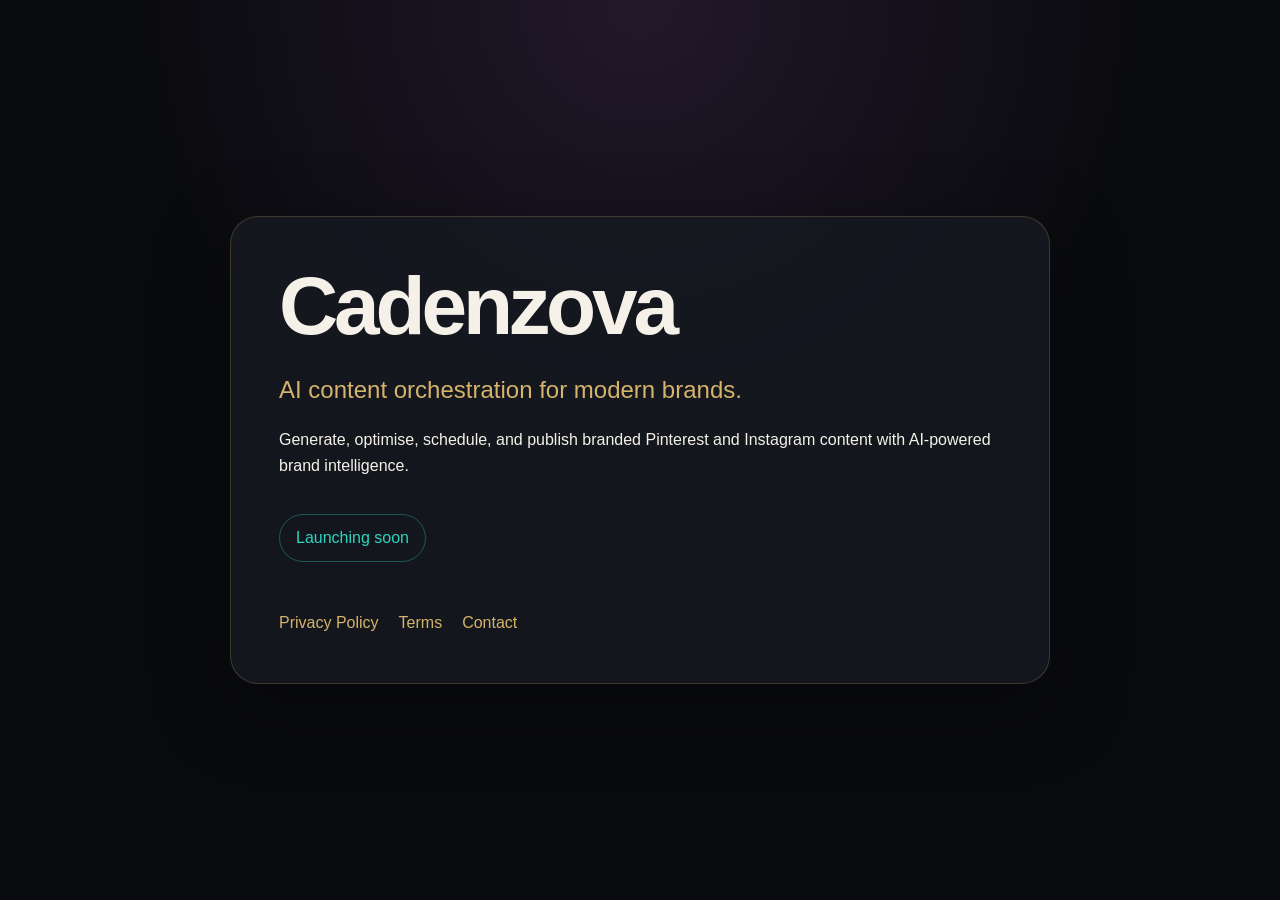
<file: index.html>
<!DOCTYPE html>
<html lang="en">
<head>
  <meta charset="UTF-8" />
  <meta name="viewport" content="width=device-width, initial-scale=1.0" />
  <title>Cadenzova | AI Content Orchestration</title>
  <meta name="description" content="Cadenzova is an AI-powered content orchestration platform for modern brands." />
  <link rel="stylesheet" href="styles.css" />
</head>
<body>
  <main class="page">
    <section class="hero">
      <h1>Cadenzova</h1>
      <p class="tagline">AI content orchestration for modern brands.</p>
      <p>
        Generate, optimise, schedule, and publish branded Pinterest and Instagram content with AI-powered brand intelligence.
      </p>
      <p class="status">Launching soon</p>
      <nav>
        <a href="/privacy.html">Privacy Policy</a>
        <a href="/terms.html">Terms</a>
        <a href="mailto:hello@cadenzova.com">Contact</a>
      </nav>
    </section>
  </main>
</body>
</html>
</file>
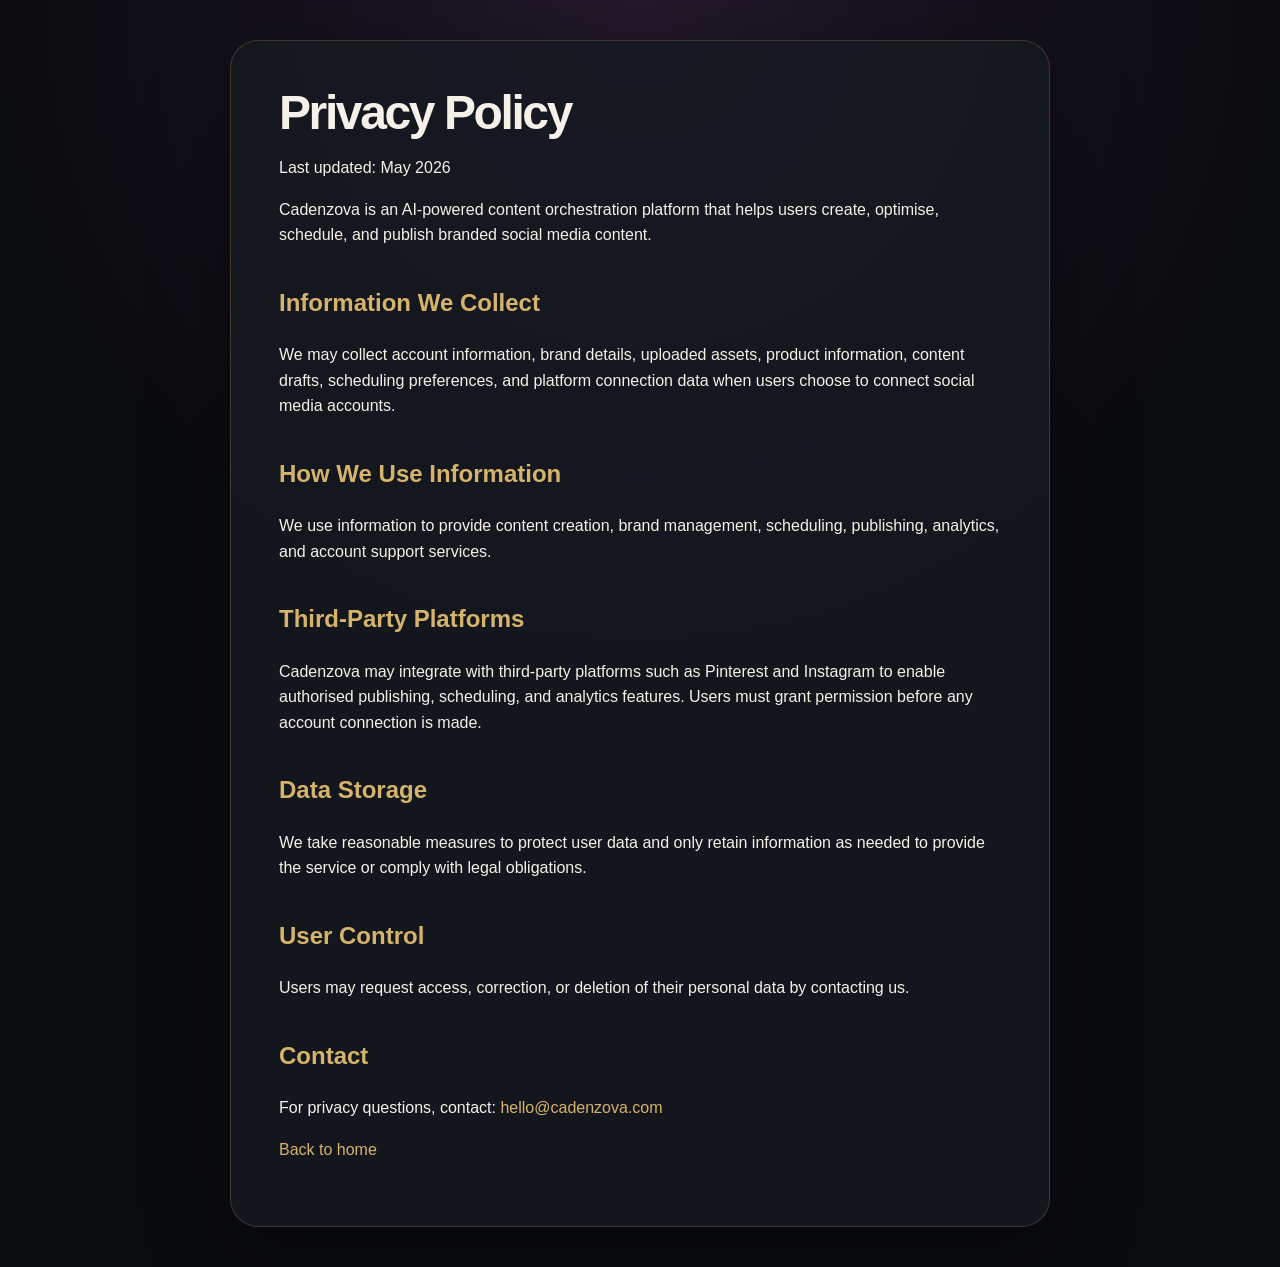
<file: privacy.html>
<!DOCTYPE html>
<html lang="en">
<head>
  <meta charset="UTF-8" />
  <meta name="viewport" content="width=device-width, initial-scale=1.0" />
  <title>Privacy Policy | Cadenzova</title>
  <link rel="stylesheet" href="styles.css" />
</head>
<body>
  <main class="content">
    <h1>Privacy Policy</h1>
    <p>Last updated: May 2026</p>

    <p>Cadenzova is an AI-powered content orchestration platform that helps users create, optimise, schedule, and publish branded social media content.</p>

    <h2>Information We Collect</h2>
    <p>We may collect account information, brand details, uploaded assets, product information, content drafts, scheduling preferences, and platform connection data when users choose to connect social media accounts.</p>

    <h2>How We Use Information</h2>
    <p>We use information to provide content creation, brand management, scheduling, publishing, analytics, and account support services.</p>

    <h2>Third-Party Platforms</h2>
    <p>Cadenzova may integrate with third-party platforms such as Pinterest and Instagram to enable authorised publishing, scheduling, and analytics features. Users must grant permission before any account connection is made.</p>

    <h2>Data Storage</h2>
    <p>We take reasonable measures to protect user data and only retain information as needed to provide the service or comply with legal obligations.</p>

    <h2>User Control</h2>
    <p>Users may request access, correction, or deletion of their personal data by contacting us.</p>

    <h2>Contact</h2>
    <p>For privacy questions, contact: <a href="mailto:hello@cadenzova.com">hello@cadenzova.com</a></p>

    <p><a href="/">Back to home</a></p>
  </main>
</body>
</html>
</file>
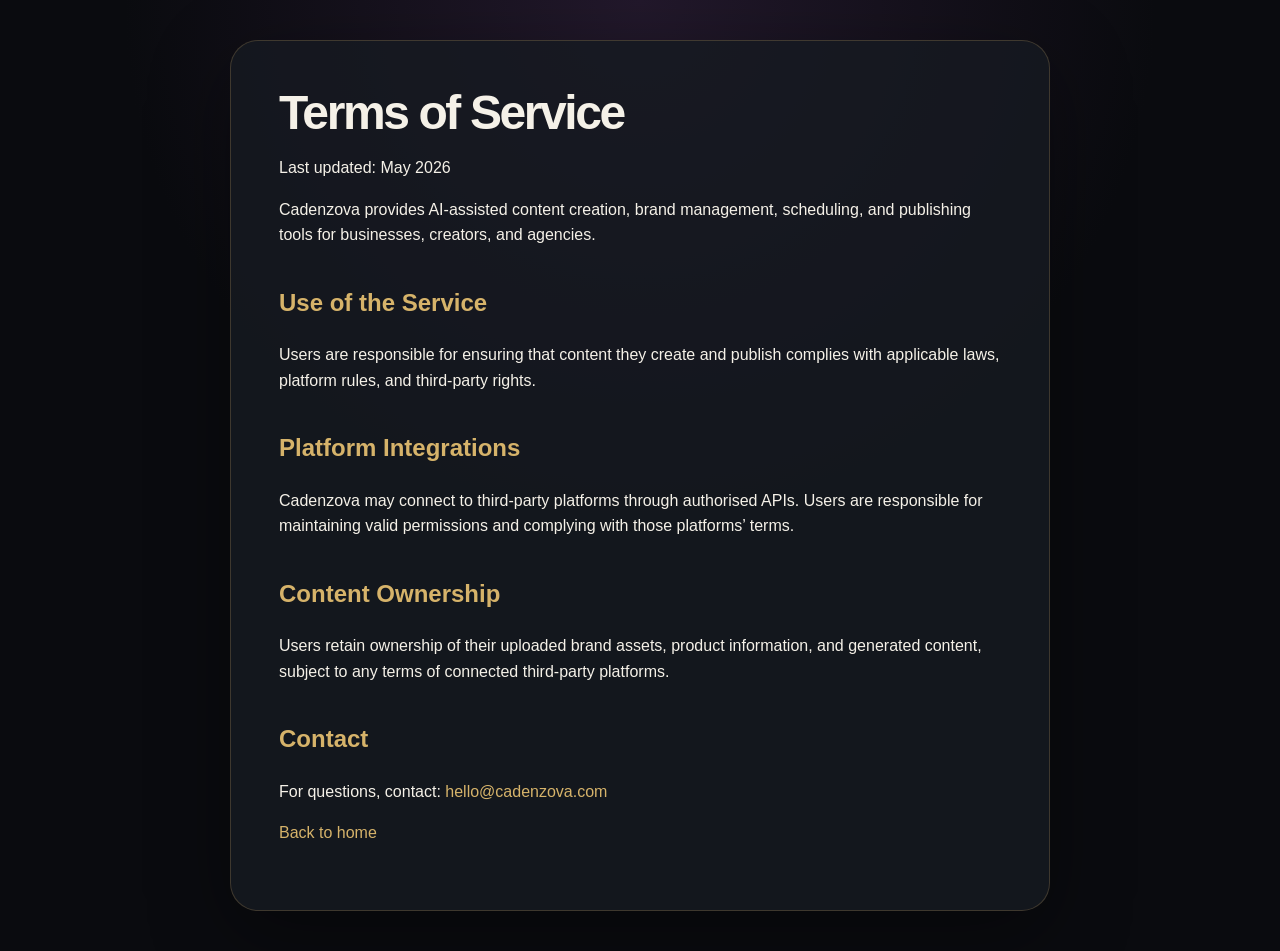
<file: terms.html>
<!DOCTYPE html>
<html lang="en">
<head>
  <meta charset="UTF-8" />
  <meta name="viewport" content="width=device-width, initial-scale=1.0" />
  <title>Terms of Service | Cadenzova</title>
  <link rel="stylesheet" href="styles.css" />
</head>
<body>
  <main class="content">
    <h1>Terms of Service</h1>
    <p>Last updated: May 2026</p>

    <p>Cadenzova provides AI-assisted content creation, brand management, scheduling, and publishing tools for businesses, creators, and agencies.</p>

    <h2>Use of the Service</h2>
    <p>Users are responsible for ensuring that content they create and publish complies with applicable laws, platform rules, and third-party rights.</p>

    <h2>Platform Integrations</h2>
    <p>Cadenzova may connect to third-party platforms through authorised APIs. Users are responsible for maintaining valid permissions and complying with those platforms’ terms.</p>

    <h2>Content Ownership</h2>
    <p>Users retain ownership of their uploaded brand assets, product information, and generated content, subject to any terms of connected third-party platforms.</p>

    <h2>Contact</h2>
    <p>For questions, contact: <a href="mailto:hello@cadenzova.com">hello@cadenzova.com</a></p>

    <p><a href="/">Back to home</a></p>
  </main>
</body>
</html>
</file>
<file: styles.css>
:root {
  --bg: #0A0B0F;
  --surface: #171A21;
  --gold: #D6B36A;
  --ivory: #F5F1E8;
  --muted: #A6A099;
  --teal: #2DD4BF;
}

* {
  box-sizing: border-box;
}

body {
  margin: 0;
  font-family: Inter, Arial, sans-serif;
  background: radial-gradient(circle at top, #22182B 0%, var(--bg) 45%);
  color: var(--ivory);
  line-height: 1.6;
}

.page {
  min-height: 100vh;
  display: grid;
  place-items: center;
  padding: 32px;
}

.hero, .content {
  max-width: 820px;
  background: rgba(23, 26, 33, 0.82);
  border: 1px solid rgba(214, 179, 106, 0.22);
  border-radius: 28px;
  padding: 48px;
  box-shadow: 0 24px 80px rgba(0,0,0,0.35);
}

h1 {
  font-size: clamp(44px, 8vw, 82px);
  line-height: 1;
  margin: 0 0 18px;
  letter-spacing: -0.05em;
}

h2 {
  color: var(--gold);
  margin-top: 36px;
}

.tagline {
  font-size: 24px;
  color: var(--gold);
  margin-bottom: 18px;
}

.status {
  display: inline-block;
  margin-top: 20px;
  padding: 10px 16px;
  border: 1px solid rgba(45, 212, 191, 0.35);
  border-radius: 999px;
  color: var(--teal);
}

a {
  color: var(--gold);
  text-decoration: none;
}

nav {
  margin-top: 32px;
  display: flex;
  gap: 20px;
  flex-wrap: wrap;
}

.content {
  margin: 40px auto;
}

.content h1 {
  font-size: 48px;
}
</file>
